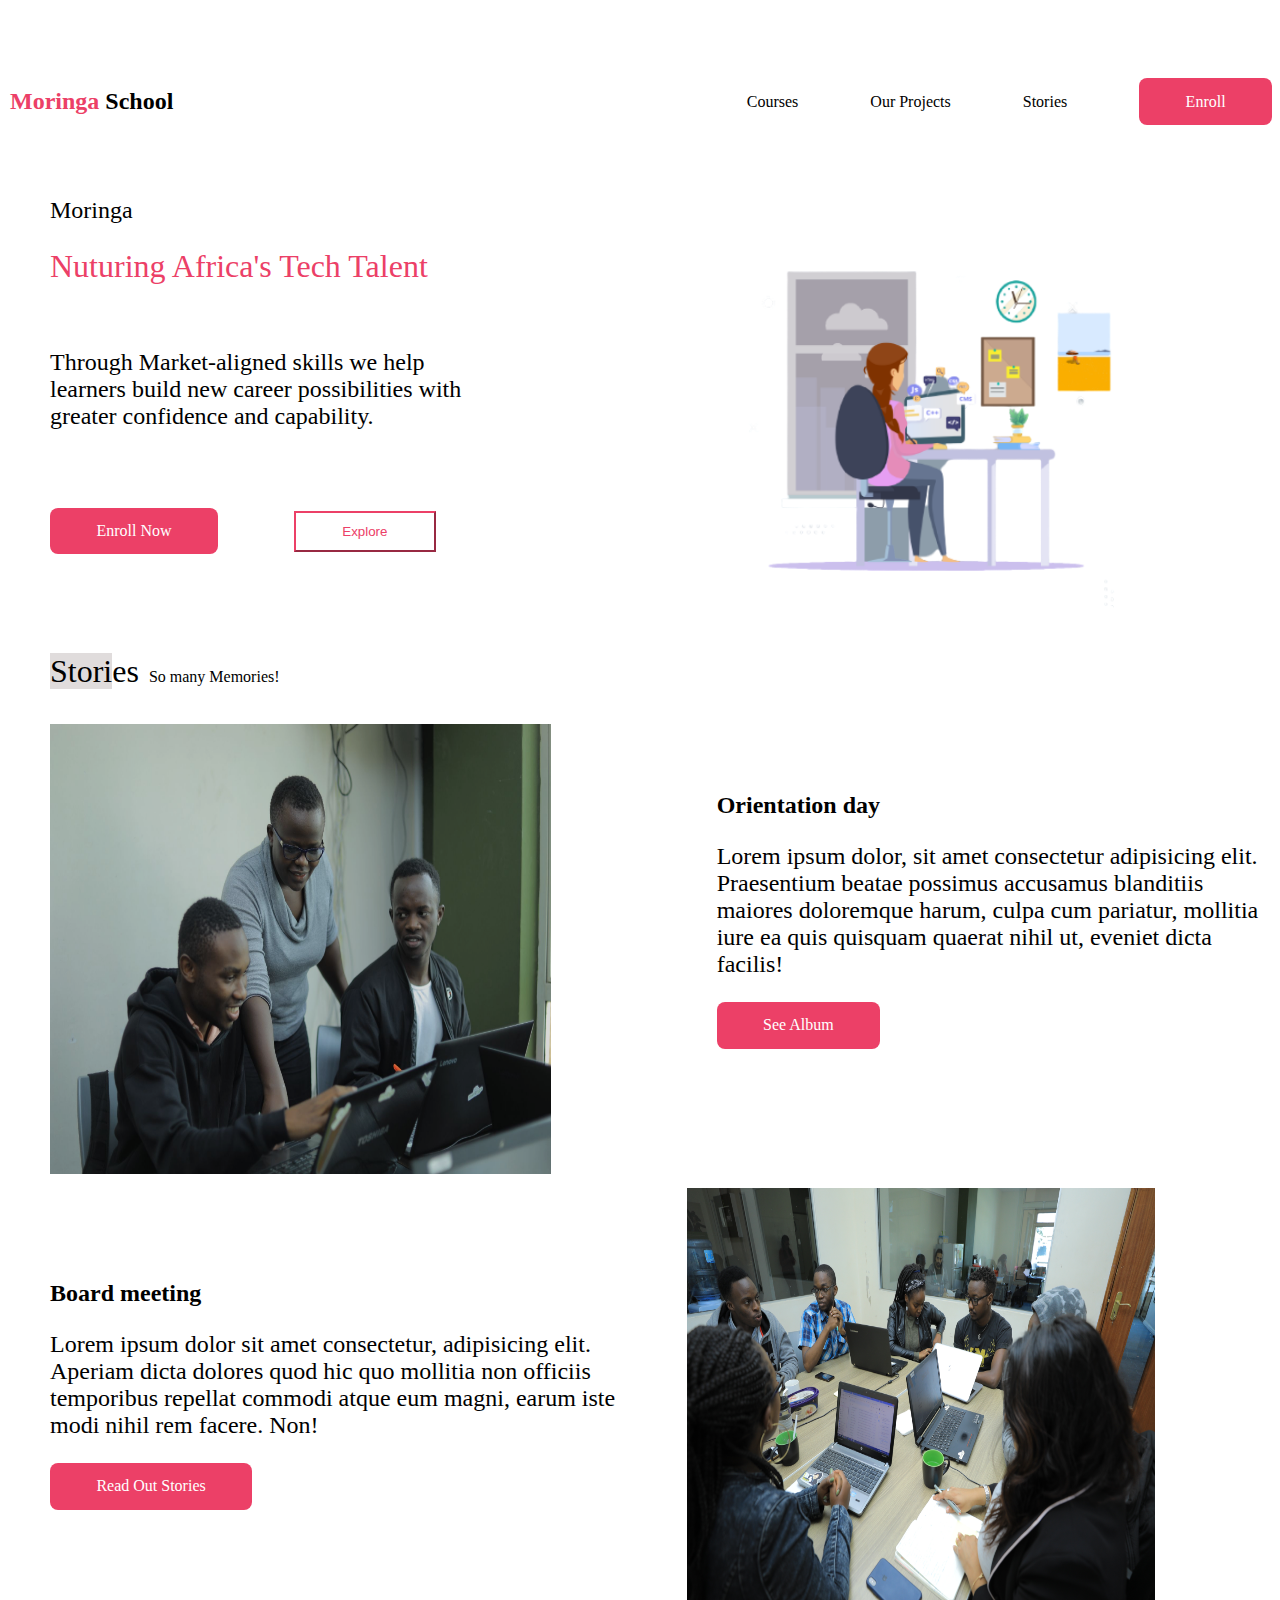
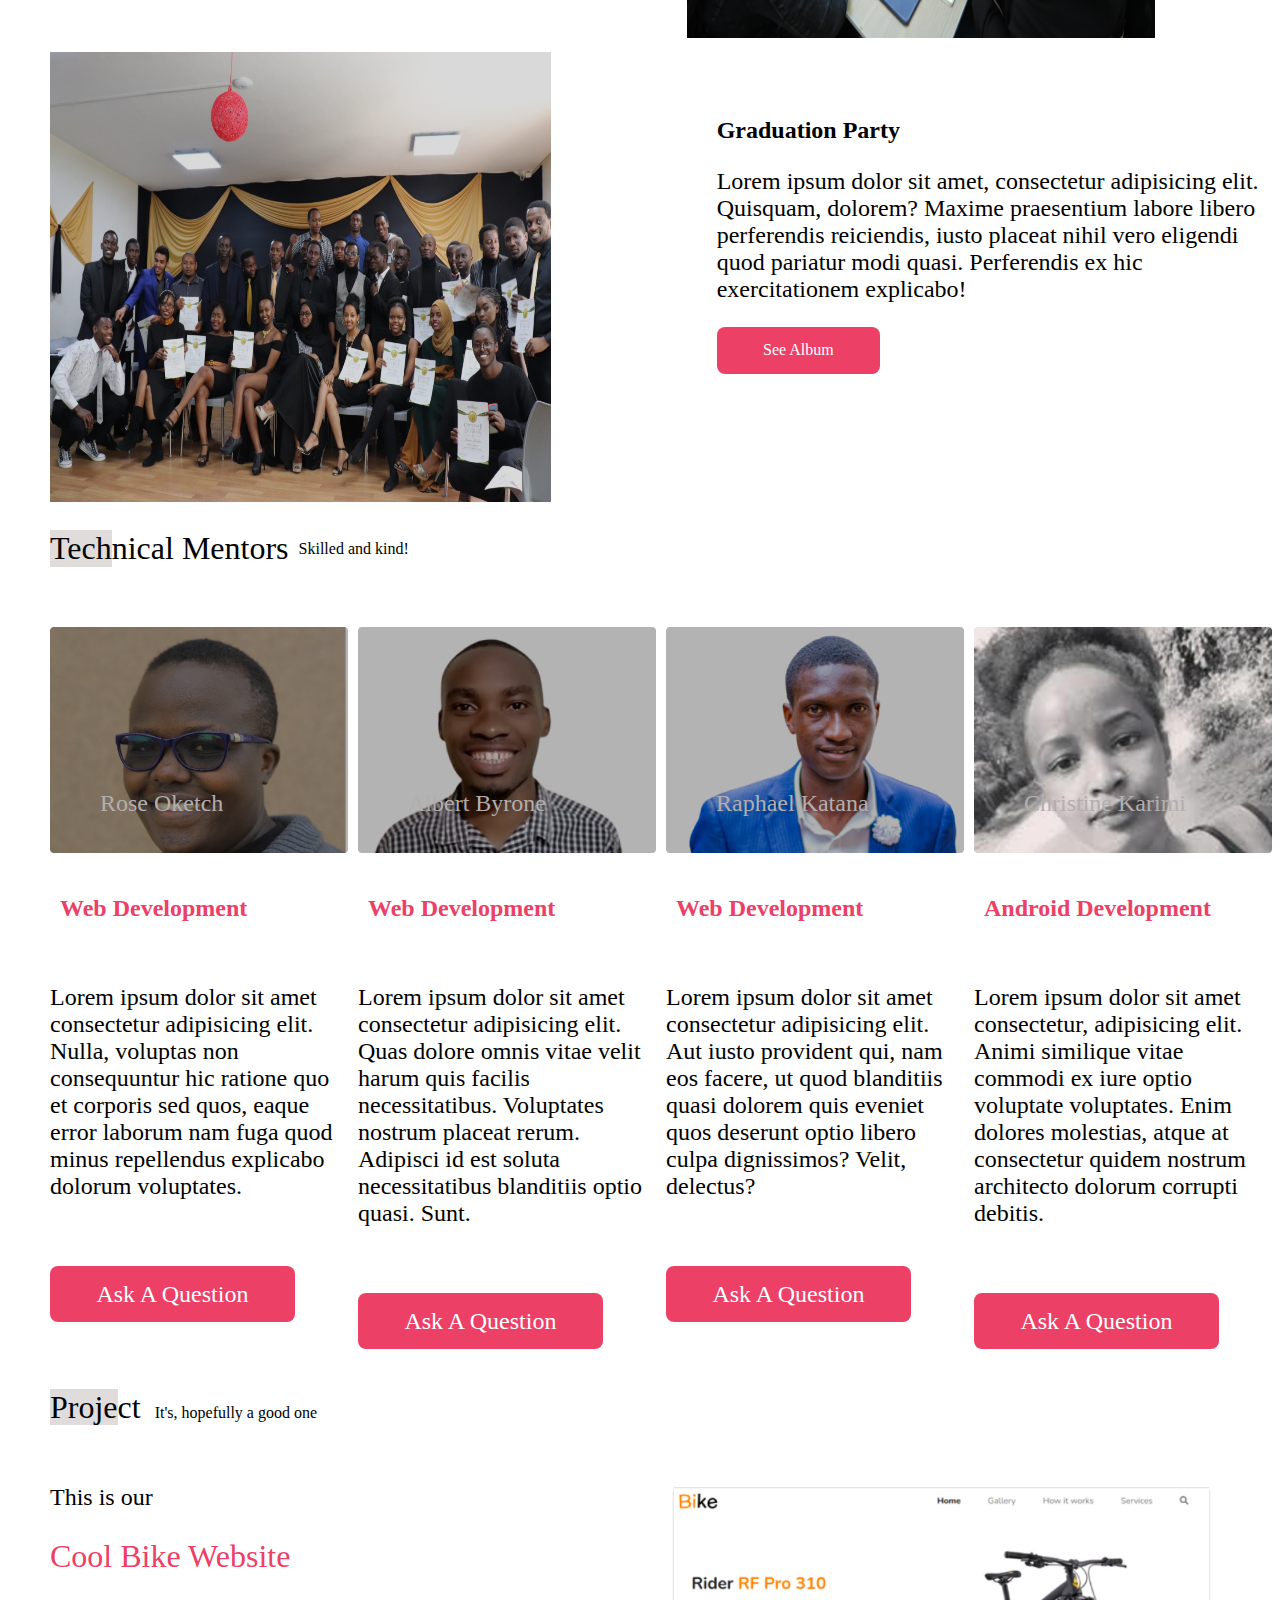
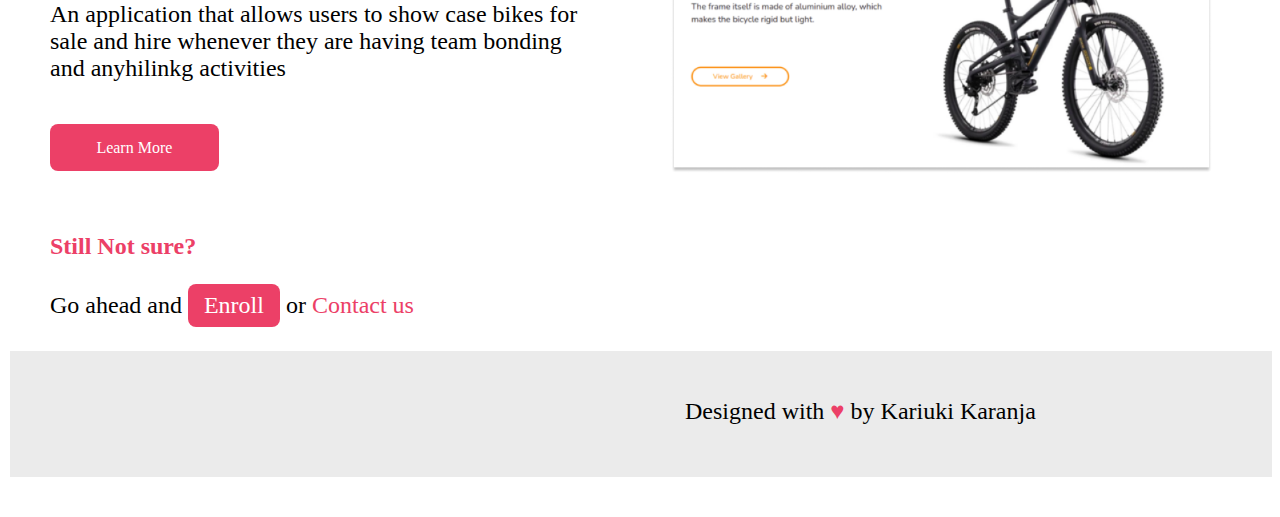
<file: index.html>
<!DOCTYPE html>
<html lang="en">
<head>
    <meta charset="UTF-8">
    <meta http-equiv="X-UA-Compatible" content="IE=edge">
    <meta name="viewport" content="width=device-width, initial-scale=1.0">
    <title>Moringa School</title>
    <link rel="stylesheet" type="text/css" href="./Assets/css/moringa.css">
</head>
<body>
    <main>
        <div class="container">
            <header>
                <div class="container">
                    <h2><span>Moringa</span> School</h2>
                    <div class="links">
                        <ul>
                            <li><a href="#">Courses</a></li>
                            <li><a href="#">Our Projects</a></li>
                            <li><a href="#">Stories</a></li>
                            <li><a href="#" class="btn"> Enroll</a></li>
                        </ul>
                    </div>
                </div>
            </header>
            <div class="maincontainer">
                <div class="grid-container">
                    <div class="grid1">
                        <p>Moringa</p>
                        <h1>Nuturing Africa's Tech Talent</h1><br>
                        <p>Through Market-aligned skills we help learners build new career possibilities with greater confidence and capability.</p><br><br><br>
                        <div class="links">
                            <a href="#" class="btn" id="btnn">Enroll Now </a>
                            <a href="#"><button class="btnn">Explore</button></a>
                        </div>
                    </div>
                    <div class="grid23">
                        <img src="./Assets/images/image1.png" alt="">
                    </div>
                    <div id="stories">
                        <p><span id="spn">Stori</span><span id="spn2">es</span>So many Memories!</p><br>
                        <img src="./Assets/images/image 2.png" alt="">
                    </div>
                    <div class="orientation">
                        <h2>Orientation day</h2>
                        <p>Lorem ipsum dolor, sit amet consectetur adipisicing elit. Praesentium beatae possimus accusamus blanditiis maiores doloremque harum, culpa cum pariatur, mollitia iure ea quis quisquam quaerat nihil ut, eveniet dicta facilis!</p>
                        <div class="btn">See Album</div>
                    </div>
                    <div  class="orientation1">
                        <h2>Board meeting</h2>
                        <p>Lorem ipsum dolor sit amet consectetur, adipisicing elit. Aperiam dicta dolores quod hic quo mollitia non officiis temporibus repellat commodi atque eum magni, earum iste modi nihil rem facere. Non!</p>
                        <div class="btn">Read out Stories</div>
                    </div>
                    <div>
                        <img src="./Assets/images/image 3.png" alt="">
                    </div>
                    <div>
                        <img src="./Assets/images/image 4.png" alt="">
                    </div>
                    <div class="orientation2">
                        <h2>Graduation Party</h2>
                        <p>Lorem ipsum dolor sit amet, consectetur adipisicing elit. Quisquam, dolorem? Maxime praesentium labore libero perferendis reiciendis, iusto placeat nihil vero eligendi quod pariatur modi quasi. Perferendis ex hic exercitationem explicabo!</p>
                        <div class="btn">See Album</div>
                    </div>
                  </div>
                  <div class="tech">
                    <p><span id="spn">Tech</span><span id="spn2">nical Mentors</span><span id="tech">Skilled and kind!</span></p>
                  </div><br><br>
                  <div class="grid-container2">
                    <div>
                        <div class="pic">
                            <img src="./Assets/images/image 5.png" alt="">
                            <div class="bottom-left">Rose Oketch</div>
                        </div>
                        <br>
                        <h2 class="grid9">Web Development</h2><br>
                        <p>Lorem ipsum dolor sit amet consectetur adipisicing elit. Nulla, voluptas non consequuntur hic ratione quo et corporis sed quos, eaque error laborum nam fuga quod minus repellendus explicabo dolorum voluptates.</p><br>
                        <p class="btn"> Ask A Question</p>
                    </div>
                    <div>
                        <div class="pic">
                            <img src="./Assets/images/image 6.png" alt="">
                            <div class="bottom-left">Albert Byrone</div>
                        </div>
                        <br>
                        <h2 class="grid9">Web Development</h2><br>
                        <p>Lorem ipsum dolor sit amet consectetur adipisicing elit. Quas dolore omnis vitae velit harum quis facilis necessitatibus. Voluptates nostrum placeat rerum. Adipisci id est soluta necessitatibus blanditiis optio quasi. Sunt.</p><br>
                        <p class="btn"> Ask A Question</p>
                    </div>
                    <div>
                        <div class="pic">
                            <img src="./Assets/images/image 7.png" alt="">
                            <div class="bottom-left">Raphael Katana</div>
                        </div>
                        <br>
                        <h2 class="grid9">Web Development</h2><br>
                        <p>Lorem ipsum dolor sit amet consectetur adipisicing elit. Aut iusto provident qui, nam eos facere, ut quod blanditiis quasi dolorem quis eveniet quos deserunt optio libero culpa dignissimos? Velit, delectus?</p><br>
                        <p class="btn"> Ask A Question</p>
                    </div>
                    <div>
                        <div class="pic">
                            <img src="./Assets/images/image 8.png" alt="">
                            <div class="bottom-left">Christine Karimi</div>

                        </div>
                        <br>
                        <h2 class="grid9">Android Development</h2><br>

                        <p>Lorem ipsum dolor sit amet consectetur, adipisicing elit. Animi similique vitae commodi ex iure optio voluptate voluptates. Enim dolores molestias, atque at consectetur quidem nostrum architecto dolorum corrupti debitis.</p><br>
                        <p class="btn"> Ask A Question</p>
                    </div>
                  </div>
                  <p class="proj"><span id="spn">Proje</span><span id="spn2">ct</span>  It's, hopefully a good one</p><br>
                  <div class="grid-container3">
                    <div>
                        <p>This is our</p>
                        <h2>Cool Bike Website</h2>
                        <p>An application that allows users to show case bikes for sale and hire whenever they are having team bonding and anyhilinkg activities</p><br>
                        <div class="btn">Learn more</div>
                    </div>
                    <div class="container">
                        <img src="./Assets/images/image 9.png" id="lst" alt="">
                    </div>
                  </div>
                  <div id="lastelement">
                    <p class="lst">Still Not sure?</p>
                    <p>Go ahead and <span class="lem">Enroll</span> or <span >Contact us</span></p>
                  </div>
            </div>
          <footer>
              <div class="container">
                  <h2> Designed with <span>&hearts;</span> by Kariuki Karanja </h2>
              </div>
          </footer>
    </main>
</body>
</html>
</file>
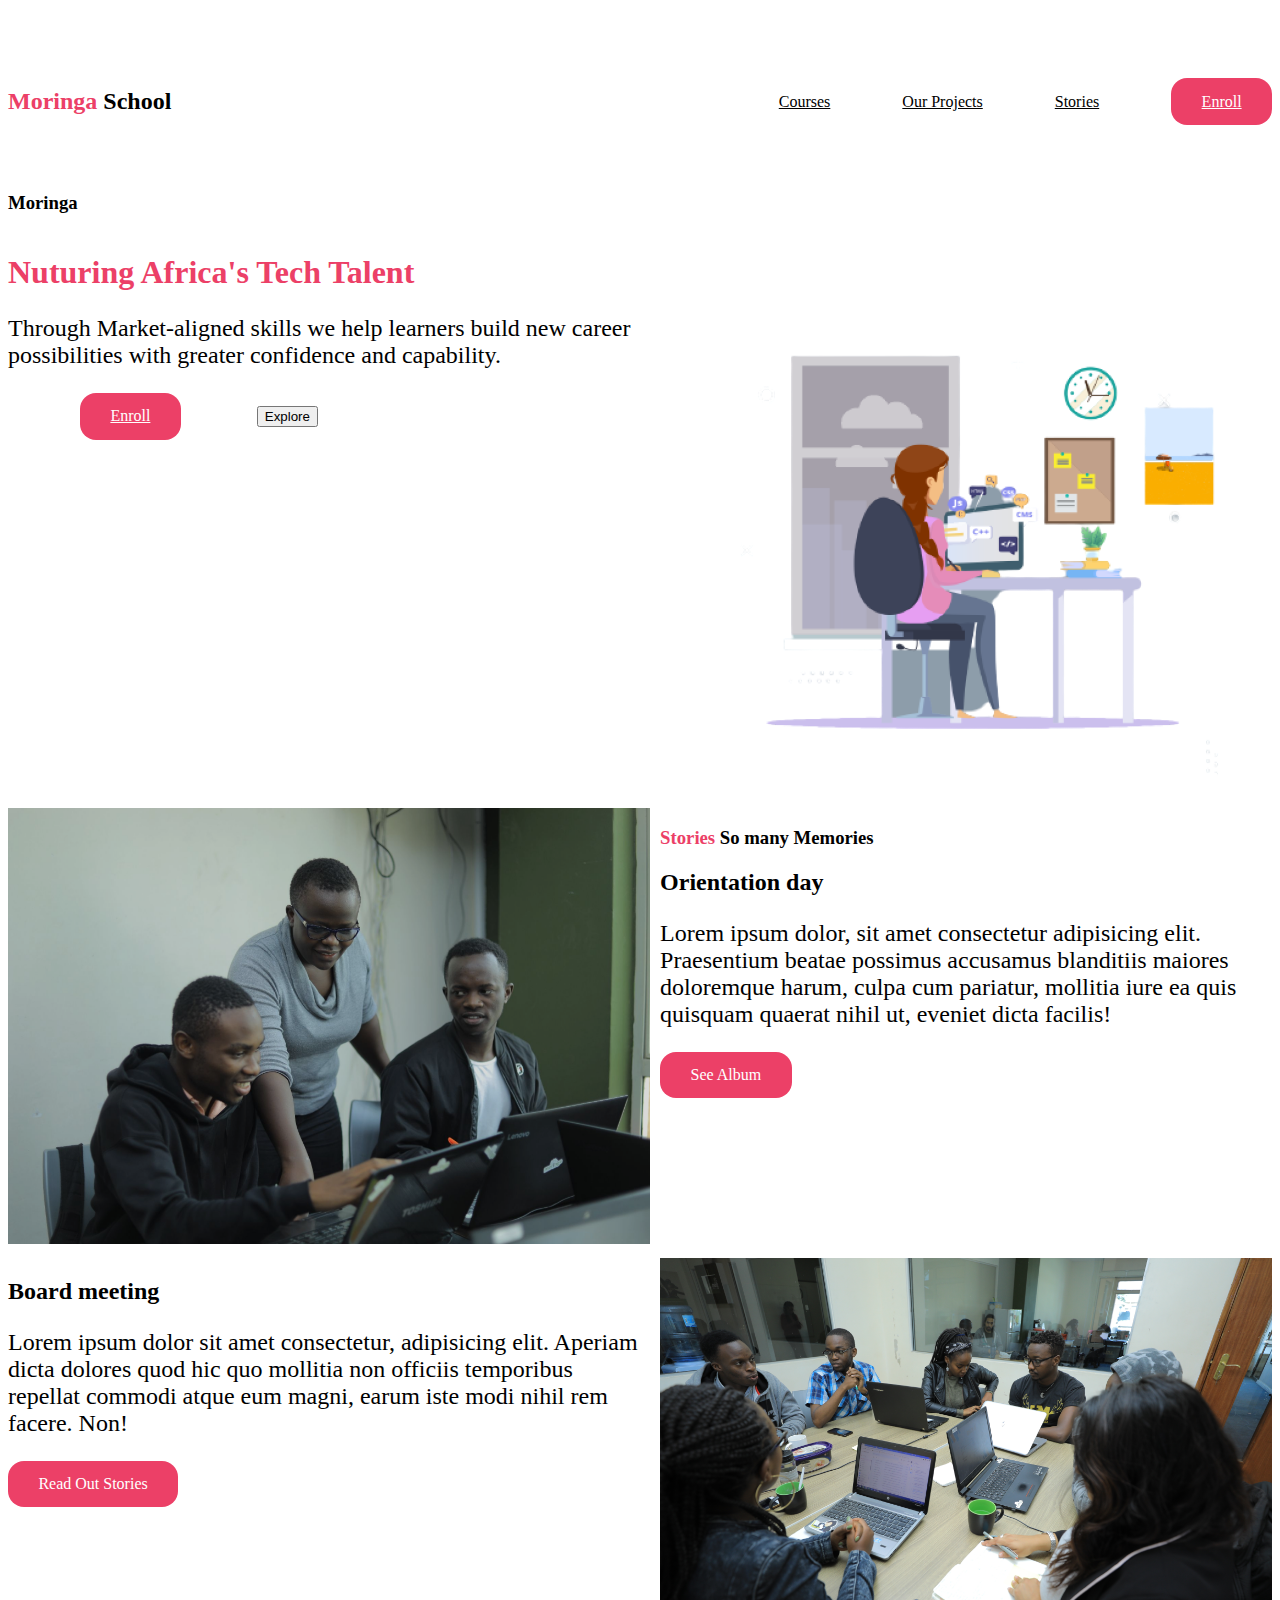
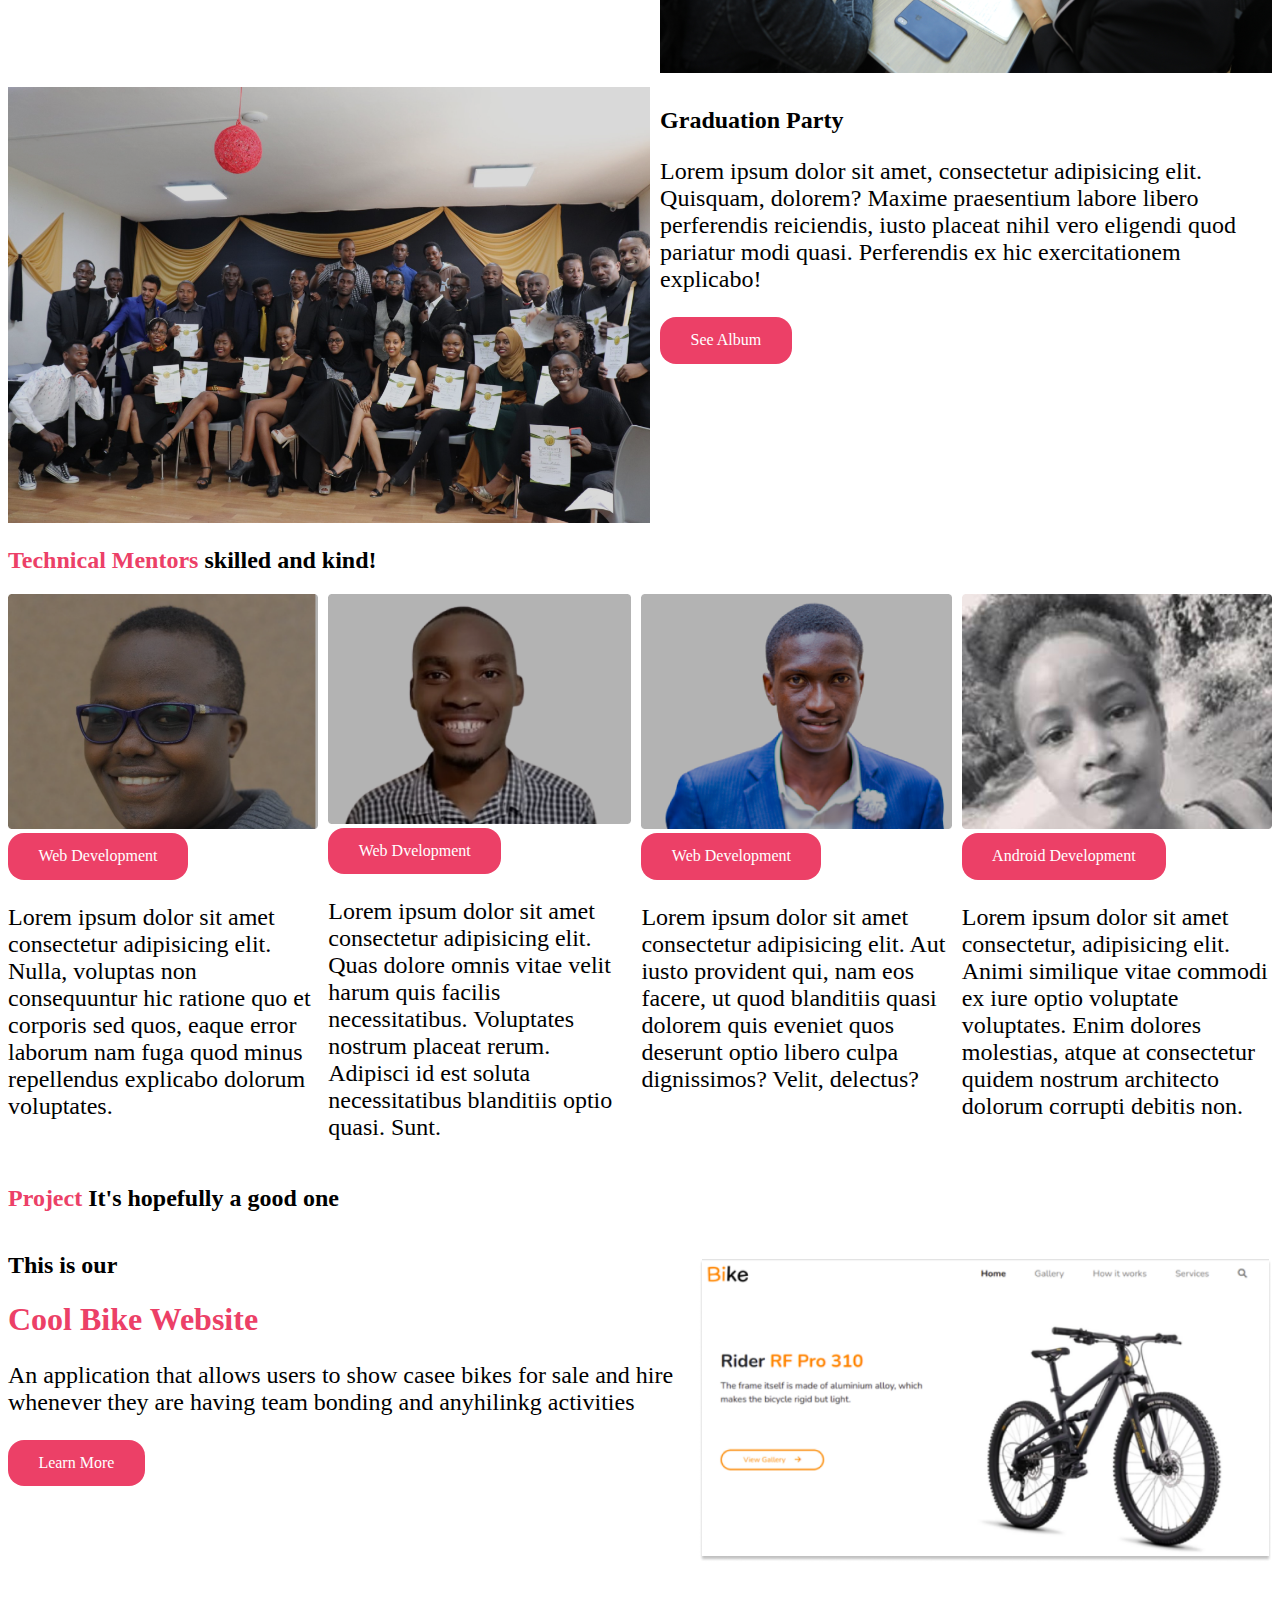
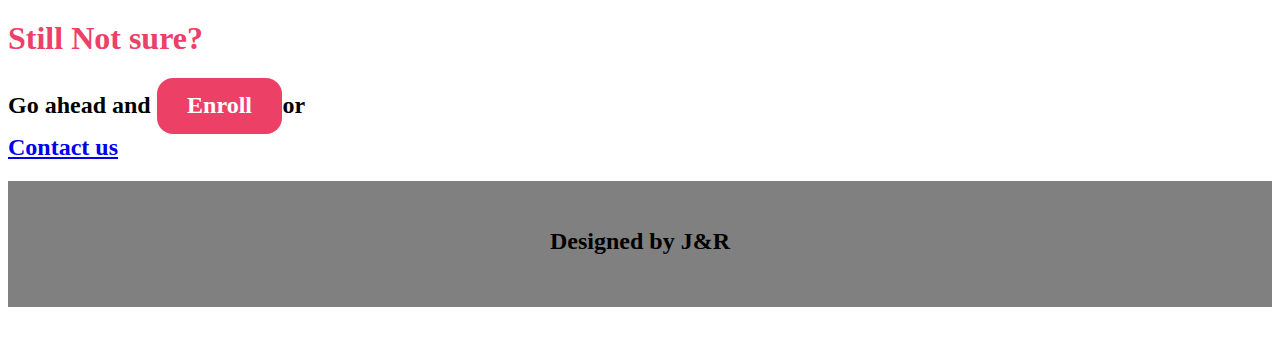
<file: moringa.html>
<!DOCTYPE html>
<html lang="en">
<head>
    <meta charset="UTF-8">
    <meta http-equiv="X-UA-Compatible" content="IE=edge">
    <meta name="viewport" content="width=device-width, initial-scale=1.0">
    <title>Moringa School</title>
    <link rel="stylesheet" type="text/css" href="moringa.css">
</head>
<body>
    <main>
        <div class="container">
            <header>
                <div class="container">
                    <h2><span>Moringa</span> School</h2>
                    <div class="links">
                        <ul>
                            <li><a href="#">Courses</a></li>
                            <li><a href="#">Our Projects</a></li>
                            <li><a href="#">Stories</a></li>
                            <li><a href="#" class="btn"> Enroll</a></li>
                        </ul>
                    </div>
                </div>
            </header>
            <h3>Moringa</h3>
            <div class="grid-container">
                <div>
                    <H1>Nuturing Africa's Tech Talent</H1>
                    <p>Through Market-aligned skills we help learners build new career possibilities with greater confidence and capability.</p>
                    <div class="links">
                        <a href="#" class="btn">Enroll</a>
                        <a href="#"><button>Explore</button></a>
                    </div>
                </div>
                <div>
                    <img src="/Assets/images/image1.png" alt="">
                </div>
                <div>
                    <img src="/Assets/images/image 2.png" alt="">
                </div>  
                <div>
                    <h3><span>Stories</span> So many Memories</h3>
                    <h2>Orientation day</h2>
                    <p>Lorem ipsum dolor, sit amet consectetur adipisicing elit. Praesentium beatae possimus accusamus blanditiis maiores doloremque harum, culpa cum pariatur, mollitia iure ea quis quisquam quaerat nihil ut, eveniet dicta facilis!</p>
                    <div class="btn">See Album</div>
                </div>
                <div>
                    <h2>Board meeting</h2>
                    <p>Lorem ipsum dolor sit amet consectetur, adipisicing elit. Aperiam dicta dolores quod hic quo mollitia non officiis temporibus repellat commodi atque eum magni, earum iste modi nihil rem facere. Non!</p>
                    <div class="btn">Read out Stories</div>
                </div>
                <div>
                    <img src="/Assets/images/image 3.png" alt="">
                </div>
                <div>
                    <img src="/Assets/images/image 4.png" alt="">
                </div>
                <div>
                    <h2>Graduation Party</h2>
                    <p>Lorem ipsum dolor sit amet, consectetur adipisicing elit. Quisquam, dolorem? Maxime praesentium labore libero perferendis reiciendis, iusto placeat nihil vero eligendi quod pariatur modi quasi. Perferendis ex hic exercitationem explicabo!</p>
                    <div class="btn">See Album</div>
                </div>
              </div>
              <h2><span>Technical Mentors</span>   skilled and kind!</h2>
              <div class="grid-container2">
                <div>
                    <img src="/Assets/images/image 5.png" alt="">
                    <div class="btn">Web development</div>
                    <p>Lorem ipsum dolor sit amet consectetur adipisicing elit. Nulla, voluptas non consequuntur hic ratione quo et corporis sed quos, eaque error laborum nam fuga quod minus repellendus explicabo dolorum voluptates.</p>
                </div>
                <div>
                    <img src="/Assets/images/image 6.png" alt="">
                    <div class="btn">Web dvelopment</div>
                    <p>Lorem ipsum dolor sit amet consectetur adipisicing elit. Quas dolore omnis vitae velit harum quis facilis necessitatibus. Voluptates nostrum placeat rerum. Adipisci id est soluta necessitatibus blanditiis optio quasi. Sunt.</p>
                </div>
                <div>
                    <img src="/Assets/images/image 7.png" alt="">
                    <div class="btn">Web development</div>
                    <p>Lorem ipsum dolor sit amet consectetur adipisicing elit. Aut iusto provident qui, nam eos facere, ut quod blanditiis quasi dolorem quis eveniet quos deserunt optio libero culpa dignissimos? Velit, delectus?</p>
                </div>  
                <div>
                    <img src="/Assets/images/image 8.png" alt="">
                    <div class="btn">Android development</div>
                    <p>Lorem ipsum dolor sit amet consectetur, adipisicing elit. Animi similique vitae commodi ex iure optio voluptate voluptates. Enim dolores molestias, atque at consectetur quidem nostrum architecto dolorum corrupti debitis non.</p>
                </div>
              </div>
              <h2><span>Project</span>  It's hopefully a good one</h2>
              <div class="grid-container3">
                <div>
                    <h2>This is our</h2>
                    <h1>Cool Bike Website</h1>
                    <p>An application that allows users to show casee bikes for sale and hire whenever they are having team bonding and anyhilinkg activities</p>
                    <div class="btn">Learn more</div>
                </div>
                <div class="container">
                    <img src="/Assets/images/image 9.png" alt="">
                </div>
              </div>

              <h1>Still Not sure?</h1>
              <div>
                <h2>Go ahead and <div class="btn">Enroll</div>or <div class="cta"><a href="#">Contact us</a></div></h2>
              </div>
              
          <footer>
              <div class="container">
                  <h2>Designed by J&R </h2>
              </div>
          </footer>    
    </main>
</body>
</html>
</file>
<file: Assets/css/moringa.css>
*, *::before *::after {
    padding: 0;
    margin: 0;
    box-sizing: border-box;
}
body{
    font-style: normal;
    margin-left: 10px;
    font-style: Nunito;
}
.container span{
    color: #Ec4067
}
.grid1{
    width: 70%;
}
.heart{
    color: red;
}
img {
    width: 100%;
}
#spn{
    background-color: rgb(224, 220, 220);
    color: black;
    background-position: 10px;
    font-size: xx-large;
    font-weight: 500;
}
#spn2{
    font-size: xx-large;
    color: black;
    font-weight: 500;
    margin-right: 10px;
}
#stories p{
    font-size: medium;
}
.orientation{
    margin-top: 15vh;
    margin-left: 30px;
}
.orientation1{
    margin-top: 8vh;
     margin-right: 30px;
}
.orientation2{
    margin-top: 5vh;
    margin-left: 30px;
}
.container {
    padding: 1.7rem 0 2rem;
    width: 100%;
}
.grid23 img {
    height: 50vh;
    width: 80%;
}
.maincontainer {
    margin-left: 40px;
}
.grid-container img{
    height: 50vh;
    width: 80%;
}
header .container {
    display: flex;
    justify-content: space-between;
    align-items: center;
}
.links ul {
    display: flex;
    list-style: none;
    align-items: center;
}
.links a {
     color: black;
     margin-left: 4.5rem;
     display: inline-block;
     text-decoration: none;
}
.links a:hover {
    color: blue;
}
.btnn {
    padding: 0.7rem 2.9rem;
    color: #Ec4067;
    border-color: #Ec4067;
    box-shadow: #Ec4067;
    background-color: white;
}
#btnn{
    margin-left: -0px;
}
.btn {
    display: inline-block;
    padding: 0.9rem 2.9rem;
    color: white!important;
    background-color: #Ec4067;
    border-radius: 8px;
    text-transform: capitalize;
}
.btn:hover {
    background-color: black;
    transform: scale(3s) !important;
}
.btnn:hover{
    background-color: black;
    transform:scale(3s) !important ;
    color: white;
    font-weight: bold;
}
.grid1 h1 {
    color: #Ec4067;
    font-weight: 100;
}
.tech p{
    display: flex;
    align-items: center;

}
.tech #tech  {
    font-size: medium;
    color: black;
}
.grid9{
    color: #Ec4067;
    margin-left: 10px;
}
.proj{
    font-size: medium;
}
h1 {
    color: #Ec4067;
}
.grid-container {
    display: grid;
    grid-template-columns: auto auto;
    gap: 10px;
  }
  .grid-container2 {
    display: grid;
    grid-template-columns: auto auto auto auto;
    gap: 10px;
  }
  .grid-container3 {
    display: grid;
    grid-template-columns: auto auto;
    gap: 10px;
  }
  .grid-container3 h2{
    color: #Ec4067;
    font-size: xx-large;
    font-weight: 500;
  }
  .grid-container3 p {
    font-size: x-large;
    width: 80%;
  }
  .pic {
    position: relative;
    text-align: center;
    color: rgb(179, 174, 174);
  }
  .bottom-left {
    position: absolute;
    bottom: 40px;
    left: 50px;
    font-size: x-large;
  }
  #lst{
    width: 100%;
    margin-left: -60px;
  }
  .lst {
    color: #Ec4067;
    font-weight: 600;
  }
  .lastelement span{
    color: #Ec4067;
    text-decoration: none;
  }
  .lem {
    display: inline-block;
    padding: 0.5rem 1rem;
    color: white!important;
    background-color: #Ec4067;
    border-radius: 8px;
    text-transform: capitalize;
  }
  .lem:hover{
    background-color: black;
    transform: scale(3s) !important;
  }
  p {
    font-size: 1.5rem;
}

  footer .container {
    padding: 1.7rem 0 2rem;
    width: 100%;
    background-color: rgb(235, 235, 235);
}
footer h2 {
    padding-left: 75vh;
    font-weight: 400;
}
</file>
<file: moringa.css>
*, *::before *::after {
    padding: 0;
    margin: 0;
    box-sizing: border-box;
}
.container span{
    color: #Ec4067
}
img {
    width: 100%;
}
.container {
    padding: 1.7rem 0 2rem;
    width: 100%;
}
header .container {
    display: flex;
    justify-content: space-between;
    align-items: center;
}
.links ul {
    display: flex;
    list-style: none;
    align-items: center;
}
.links a {
     color: black;
     margin-left: 4.5rem;
     display: inline-block;
}
.links a:hover {
    color: blue; 
}  
.btn {
    display: inline-block;
    padding: 0.9rem 1.9rem;
    color: white!important;
    background-color: #Ec4067;
    border-radius: 16px;
    text-transform: capitalize;
}
.btn :hover {
    background-color: rgb(17, 90, 226);
    transform: scale(3s) !important;
}

h1 {
    color: #Ec4067;
}
.grid-container {
    display: grid;
    grid-template-columns: auto auto;
    gap: 10px;
  }
  .grid-container2 {
    display: grid;
    grid-template-columns: auto auto auto auto;
    gap: 10px;
  }
  .grid-container3 {
    display: grid;
    grid-template-columns: auto auto;
    gap: 10px;
  }
  footer .container {
    padding: 1.7rem 0 2rem;
    width: 100%;
    background-color: gray;
} 
footer h2 {
    display: flex;
    justify-content: space-around;
}
p {
    font-size: 1.5rem;
}
</file>
